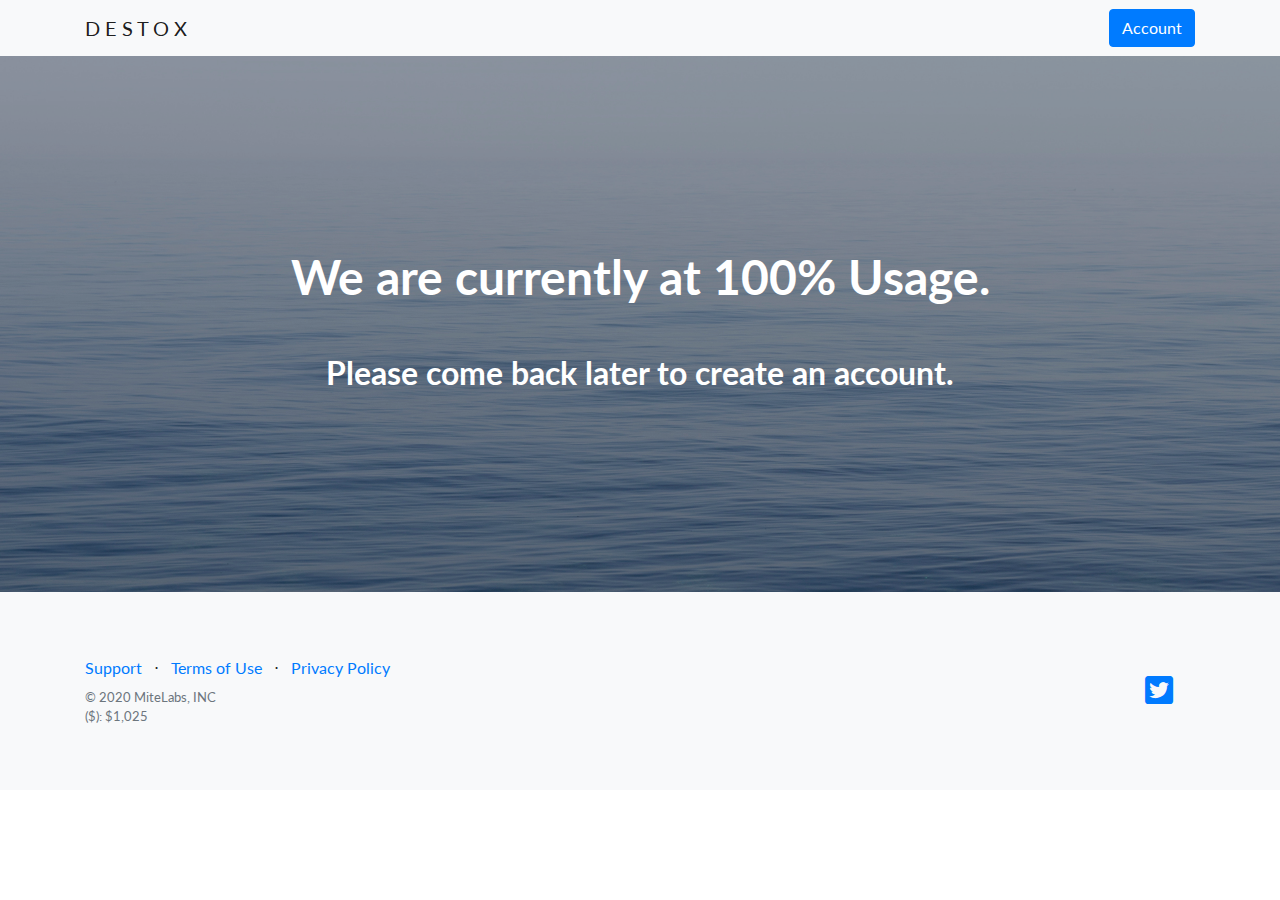
<file: account.html>
<!DOCTYPE html>
<html lang="en">
<link rel="icon" type="image/png" sizes="32x32" href="satelyte.png">

<head>

  <meta charset="utf-8">
  <meta name="viewport" content="width=device-width, initial-scale=1, shrink-to-fit=no">
  <meta name="description" content="Client Area">
  <meta name="author" content="">

  <title>Account Login | Destox</title>

  <!-- Bootstrap core CSS -->
  <link href="vendor/bootstrap/css/bootstrap.min.css" rel="stylesheet">

  <!-- Custom fonts for this template -->
  <link href="vendor/fontawesome-free/css/all.min.css" rel="stylesheet">
  <link href="vendor/simple-line-icons/css/simple-line-icons.css" rel="stylesheet" type="text/css">
  <link href="https://fonts.googleapis.com/css?family=Lato:300,400,700,300italic,400italic,700italic" rel="stylesheet" type="text/css">

  <!-- Custom styles for this template -->
  <link href="css/landing-page.min.css" rel="stylesheet">

</head>

<body>

  <!-- Navigation -->
  <nav class="navbar navbar-light bg-light static-top">
    <div class="container">
      <a class="navbar-brand" href="index">D E S T O X</a>
      <a class="btn btn-primary" href="account">Account</a>
    </div>
  </nav>
  
<!-- Masthead -->
  <header class="masthead text-white text-center">
    <div class="overlay"></div>
    <div class="container">
      <div class="row">
        <div class="col-xl-9 mx-auto">
          <h1 class="mb-5">We are currently at 100% Usage.</h1>
          <h2 class="text-white text-center">Please come back later to create an account.</h2>
        </div>
              </div>
            </div>
          </form>
        </div>
      </div>
    </div>
  </header>

  <!-- Footer -->
  <footer class="footer bg-light">
    <div class="container">
      <div class="row">
        <div class="col-lg-6 h-100 text-center text-lg-left my-auto">
          <ul class="list-inline mb-2">
            <li class="list-inline-item">
              <a href="#">Support</a>
            </li>
            <li class="list-inline-item">&sdot;</li>
            <li class="list-inline-item">
              <a href="#">Terms of Use</a>
            </li>
            <li class="list-inline-item">&sdot;</li>
            <li class="list-inline-item">
              <a href="#">Privacy Policy</a>
            </li>
          </ul>
          <p class="text-muted small mb-4 mb-lg-0">&copy; 2020 MiteLabs, INC</p>
          <p class="text-muted small mb-4 mb-lg-0">($): $1,025</p>
        </div>
        <div class="col-lg-6 h-100 text-center text-lg-right my-auto">
            <li class="list-inline-item mr-3">
              <a href="https://twitter.com/mitelabs">
                <i class="fab fa-twitter-square fa-2x fa-fw"></i>
              </a>
            </li>
          </ul>
        </div>
      </div>
    </div>
  </footer>

  <!-- Bootstrap core JavaScript -->
  <script src="vendor/jquery/jquery.min.js"></script>
  <script src="vendor/bootstrap/js/bootstrap.bundle.min.js"></script>

</body>

</html>
</file>
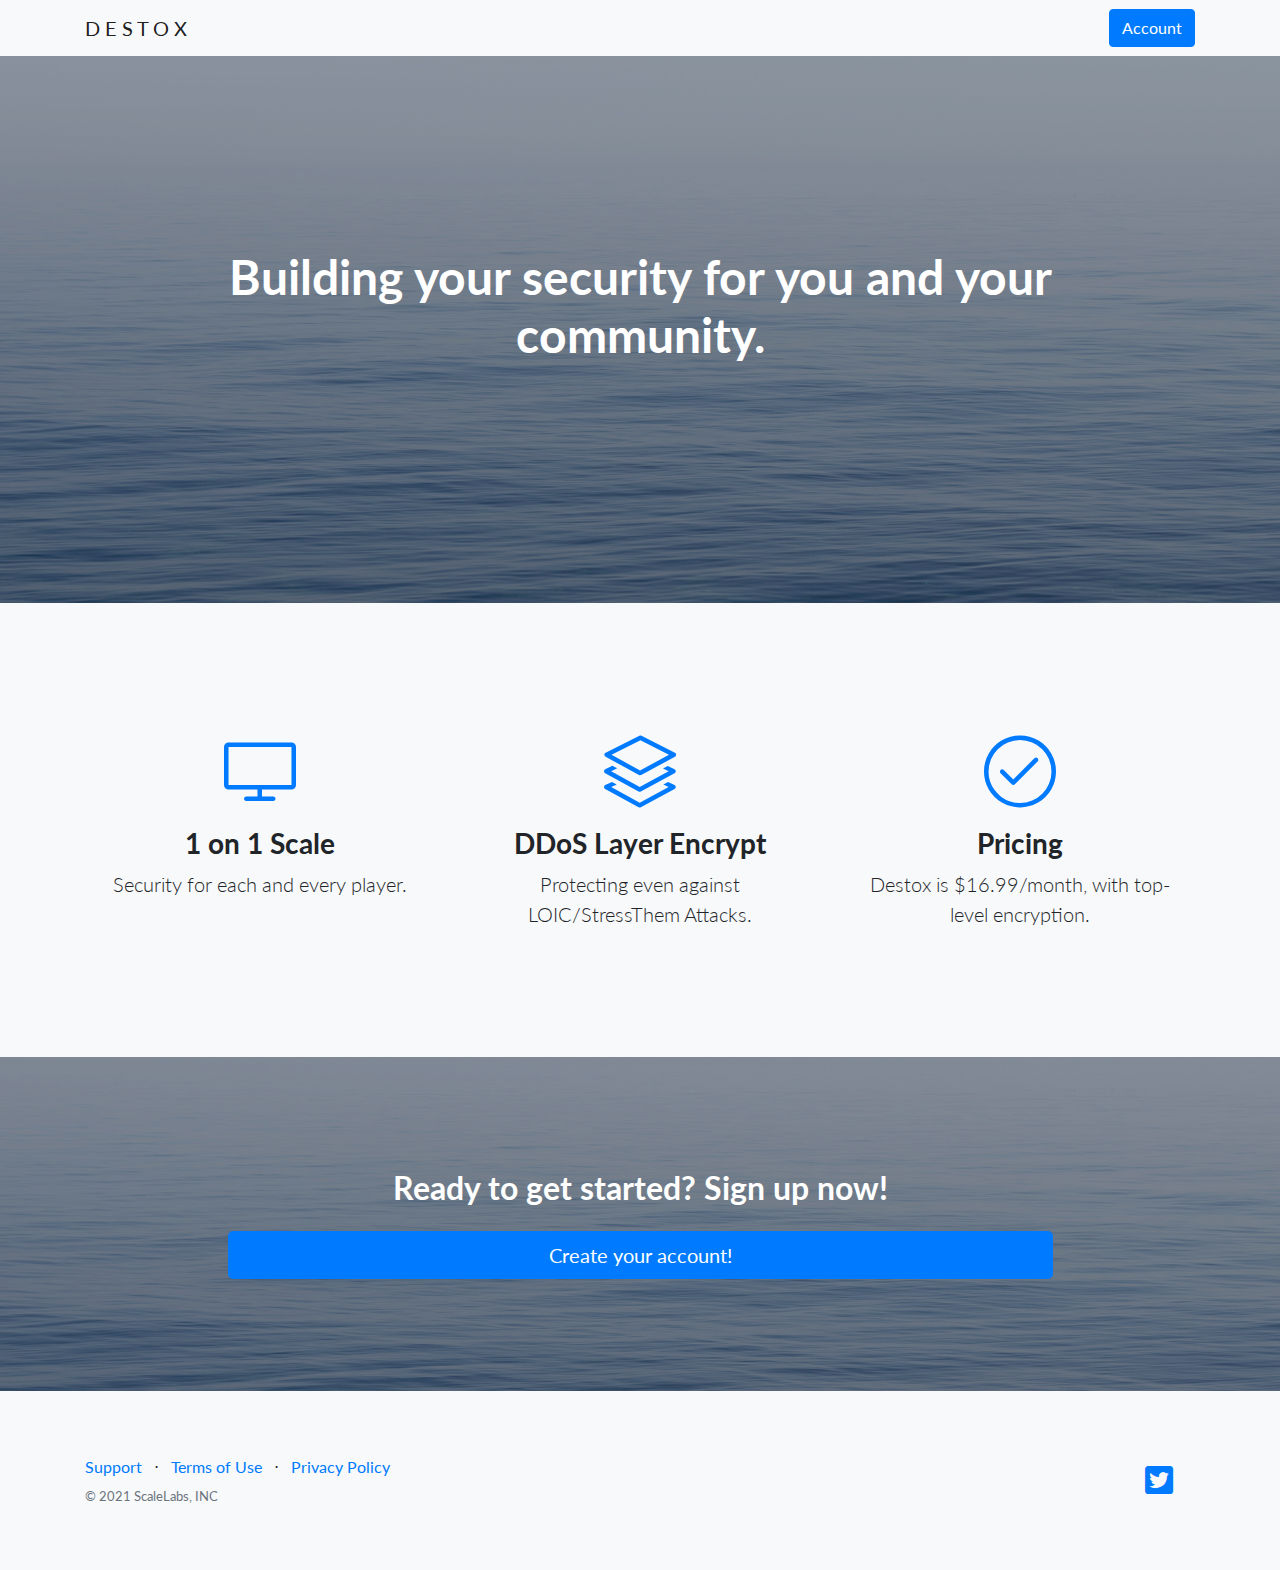
<file: ind.html>
<!DOCTYPE html>
<html lang="en">
<link rel="icon" type="image/png" sizes="32x32" href="favicon-32x32.png">

<head>

  <meta charset="utf-8">
  <meta name="viewport" content="width=device-width, initial-scale=1, shrink-to-fit=no">
  <meta name="description" content="Secure SQL Encrypt">
  <meta name="author" content="">

  <title>Home | Destox</title>

  <!-- Bootstrap core CSS -->
  <link href="vendor/bootstrap/css/bootstrap.min.css" rel="stylesheet">

  <!-- Custom fonts for this template -->
  <link href="vendor/fontawesome-free/css/all.min.css" rel="stylesheet">
  <link href="vendor/simple-line-icons/css/simple-line-icons.css" rel="stylesheet" type="text/css">
  <link href="https://fonts.googleapis.com/css?family=Lato:300,400,700,300italic,400italic,700italic" rel="stylesheet" type="text/css">

  <!-- Custom styles for this template -->
  <link href="css/landing-page.min.css" rel="stylesheet">

</head>

<body>

  <!-- Navigation -->
  <nav class="navbar navbar-light bg-light static-top">
    <div class="container">
      <a class="navbar-brand" href="#">D E S T O X</a>
      <a class="btn btn-primary" href="account">Account</a>
    </div>
  </nav>

  <!-- Masthead -->
  <header class="masthead text-white text-center">
    <div class="overlay"></div>
    <div class="container">
      <div class="row">
        <div class="col-xl-9 mx-auto">
          <h1 class="mb-5">Building your security for you and your community.</h1>
        </div>
              </div>
            </div>
          </form>
        </div>
      </div>
    </div>
  </header>

  <!-- Icons Grid -->
  <section class="features-icons bg-light text-center">
    <div class="container">
      <div class="row">
        <div class="col-lg-4">
          <div class="features-icons-item mx-auto mb-5 mb-lg-0 mb-lg-3">
            <div class="features-icons-icon d-flex">
              <i class="icon-screen-desktop m-auto text-primary"></i>
            </div>
            <h3>1 on 1 Scale</h3>
            <p class="lead mb-0">Security for each and every player.</p>
          </div>
        </div>
        <div class="col-lg-4">
          <div class="features-icons-item mx-auto mb-5 mb-lg-0 mb-lg-3">
            <div class="features-icons-icon d-flex">
              <i class="icon-layers m-auto text-primary"></i>
            </div>
            <h3>DDoS Layer Encrypt</h3>
            <p class="lead mb-0">Protecting even against LOIC/StressThem Attacks.</p>
          </div>
        </div>
        <div class="col-lg-4">
          <div class="features-icons-item mx-auto mb-0 mb-lg-3">
            <div class="features-icons-icon d-flex">
              <i class="icon-check m-auto text-primary"></i>
            </div>
            <h3>Pricing</h3>
            <p class="lead mb-0">Destox is $16.99/month, with top-level encryption.</p>
          </div>
        </div>
      </div>
    </div>
  </section>

  
  </section>

  <!-- Call to Action -->
  <section class="call-to-action text-white text-center">
    <div class="overlay"></div>
    <div class="container">
      <div class="row">
        <div class="col-xl-9 mx-auto">
          <h2 class="mb-4">Ready to get started? Sign up now!</h2>
        </div>
            <div class="col-xl-9 mx-auto">
                <button type="submit" class="btn btn-block btn-lg btn-primary" href="account">Create your account!</button>
              </div>
            </div>
          </form>
        </div>
      </div>
    </div>
  </section>

  <!-- Footer -->
  <footer class="footer bg-light">
    <div class="container">
      <div class="row">
        <div class="col-lg-6 h-100 text-center text-lg-left my-auto">
          <ul class="list-inline mb-2">
            <li class="list-inline-item">
              <a href="https://discord.gg/SSXrvQR8">Support</a>
            </li>
            <li class="list-inline-item">&sdot;</li>
            <li class="list-inline-item">
              <a href="#">Terms of Use</a>
            </li>
            <li class="list-inline-item">&sdot;</li>
            <li class="list-inline-item">
              <a href="#">Privacy Policy</a>
            </li>
          </ul>
          <p class="text-muted small mb-4 mb-lg-0">&copy; 2021 ScaleLabs, INC</p>
        </div>
        <div class="col-lg-6 h-100 text-center text-lg-right my-auto">
            <li class="list-inline-item mr-3">
              <a href="https://twitter.com/mitelabs">
                <i class="fab fa-twitter-square fa-2x fa-fw"></i>
              </a>
            </li>
          </ul>
        </div>
      </div>
    </div>
  </footer>

  <!-- Bootstrap core JavaScript -->
  <script src="vendor/jquery/jquery.min.js"></script>
  <script src="vendor/bootstrap/js/bootstrap.bundle.min.js"></script>

</body>

</html>
</file>
<file: vendor/simple-line-icons/css/simple-line-icons.css>
@font-face {
  font-family: 'simple-line-icons';
  src: url('../fonts/Simple-Line-Icons.eot?v=2.4.0');
  src: url('../fonts/Simple-Line-Icons.eot?v=2.4.0#iefix') format('embedded-opentype'), url('../fonts/Simple-Line-Icons.woff2?v=2.4.0') format('woff2'), url('../fonts/Simple-Line-Icons.ttf?v=2.4.0') format('truetype'), url('../fonts/Simple-Line-Icons.woff?v=2.4.0') format('woff'), url('../fonts/Simple-Line-Icons.svg?v=2.4.0#simple-line-icons') format('svg');
  font-weight: normal;
  font-style: normal;
}
/*
 Use the following CSS code if you want to have a class per icon.
 Instead of a list of all class selectors, you can use the generic [class*="icon-"] selector, but it's slower:
*/
.icon-user,
.icon-people,
.icon-user-female,
.icon-user-follow,
.icon-user-following,
.icon-user-unfollow,
.icon-login,
.icon-logout,
.icon-emotsmile,
.icon-phone,
.icon-call-end,
.icon-call-in,
.icon-call-out,
.icon-map,
.icon-location-pin,
.icon-direction,
.icon-directions,
.icon-compass,
.icon-layers,
.icon-menu,
.icon-list,
.icon-options-vertical,
.icon-options,
.icon-arrow-down,
.icon-arrow-left,
.icon-arrow-right,
.icon-arrow-up,
.icon-arrow-up-circle,
.icon-arrow-left-circle,
.icon-arrow-right-circle,
.icon-arrow-down-circle,
.icon-check,
.icon-clock,
.icon-plus,
.icon-minus,
.icon-close,
.icon-event,
.icon-exclamation,
.icon-organization,
.icon-trophy,
.icon-screen-smartphone,
.icon-screen-desktop,
.icon-plane,
.icon-notebook,
.icon-mustache,
.icon-mouse,
.icon-magnet,
.icon-energy,
.icon-disc,
.icon-cursor,
.icon-cursor-move,
.icon-crop,
.icon-chemistry,
.icon-speedometer,
.icon-shield,
.icon-screen-tablet,
.icon-magic-wand,
.icon-hourglass,
.icon-graduation,
.icon-ghost,
.icon-game-controller,
.icon-fire,
.icon-eyeglass,
.icon-envelope-open,
.icon-envelope-letter,
.icon-bell,
.icon-badge,
.icon-anchor,
.icon-wallet,
.icon-vector,
.icon-speech,
.icon-puzzle,
.icon-printer,
.icon-present,
.icon-playlist,
.icon-pin,
.icon-picture,
.icon-handbag,
.icon-globe-alt,
.icon-globe,
.icon-folder-alt,
.icon-folder,
.icon-film,
.icon-feed,
.icon-drop,
.icon-drawer,
.icon-docs,
.icon-doc,
.icon-diamond,
.icon-cup,
.icon-calculator,
.icon-bubbles,
.icon-briefcase,
.icon-book-open,
.icon-basket-loaded,
.icon-basket,
.icon-bag,
.icon-action-undo,
.icon-action-redo,
.icon-wrench,
.icon-umbrella,
.icon-trash,
.icon-tag,
.icon-support,
.icon-frame,
.icon-size-fullscreen,
.icon-size-actual,
.icon-shuffle,
.icon-share-alt,
.icon-share,
.icon-rocket,
.icon-question,
.icon-pie-chart,
.icon-pencil,
.icon-note,
.icon-loop,
.icon-home,
.icon-grid,
.icon-graph,
.icon-microphone,
.icon-music-tone-alt,
.icon-music-tone,
.icon-earphones-alt,
.icon-earphones,
.icon-equalizer,
.icon-like,
.icon-dislike,
.icon-control-start,
.icon-control-rewind,
.icon-control-play,
.icon-control-pause,
.icon-control-forward,
.icon-control-end,
.icon-volume-1,
.icon-volume-2,
.icon-volume-off,
.icon-calendar,
.icon-bulb,
.icon-chart,
.icon-ban,
.icon-bubble,
.icon-camrecorder,
.icon-camera,
.icon-cloud-download,
.icon-cloud-upload,
.icon-envelope,
.icon-eye,
.icon-flag,
.icon-heart,
.icon-info,
.icon-key,
.icon-link,
.icon-lock,
.icon-lock-open,
.icon-magnifier,
.icon-magnifier-add,
.icon-magnifier-remove,
.icon-paper-clip,
.icon-paper-plane,
.icon-power,
.icon-refresh,
.icon-reload,
.icon-settings,
.icon-star,
.icon-symbol-female,
.icon-symbol-male,
.icon-target,
.icon-credit-card,
.icon-paypal,
.icon-social-tumblr,
.icon-social-twitter,
.icon-social-facebook,
.icon-social-instagram,
.icon-social-linkedin,
.icon-social-pinterest,
.icon-social-github,
.icon-social-google,
.icon-social-reddit,
.icon-social-skype,
.icon-social-dribbble,
.icon-social-behance,
.icon-social-foursqare,
.icon-social-soundcloud,
.icon-social-spotify,
.icon-social-stumbleupon,
.icon-social-youtube,
.icon-social-dropbox,
.icon-social-vkontakte,
.icon-social-steam {
  font-family: 'simple-line-icons';
  speak: none;
  font-style: normal;
  font-weight: normal;
  font-variant: normal;
  text-transform: none;
  line-height: 1;
  /* Better Font Rendering =========== */
  -webkit-font-smoothing: antialiased;
  -moz-osx-font-smoothing: grayscale;
}
.icon-user:before {
  content: "\e005";
}
.icon-people:before {
  content: "\e001";
}
.icon-user-female:before {
  content: "\e000";
}
.icon-user-follow:before {
  content: "\e002";
}
.icon-user-following:before {
  content: "\e003";
}
.icon-user-unfollow:before {
  content: "\e004";
}
.icon-login:before {
  content: "\e066";
}
.icon-logout:before {
  content: "\e065";
}
.icon-emotsmile:before {
  content: "\e021";
}
.icon-phone:before {
  content: "\e600";
}
.icon-call-end:before {
  content: "\e048";
}
.icon-call-in:before {
  content: "\e047";
}
.icon-call-out:before {
  content: "\e046";
}
.icon-map:before {
  content: "\e033";
}
.icon-location-pin:before {
  content: "\e096";
}
.icon-direction:before {
  content: "\e042";
}
.icon-directions:before {
  content: "\e041";
}
.icon-compass:before {
  content: "\e045";
}
.icon-layers:before {
  content: "\e034";
}
.icon-menu:before {
  content: "\e601";
}
.icon-list:before {
  content: "\e067";
}
.icon-options-vertical:before {
  content: "\e602";
}
.icon-options:before {
  content: "\e603";
}
.icon-arrow-down:before {
  content: "\e604";
}
.icon-arrow-left:before {
  content: "\e605";
}
.icon-arrow-right:before {
  content: "\e606";
}
.icon-arrow-up:before {
  content: "\e607";
}
.icon-arrow-up-circle:before {
  content: "\e078";
}
.icon-arrow-left-circle:before {
  content: "\e07a";
}
.icon-arrow-right-circle:before {
  content: "\e079";
}
.icon-arrow-down-circle:before {
  content: "\e07b";
}
.icon-check:before {
  content: "\e080";
}
.icon-clock:before {
  content: "\e081";
}
.icon-plus:before {
  content: "\e095";
}
.icon-minus:before {
  content: "\e615";
}
.icon-close:before {
  content: "\e082";
}
.icon-event:before {
  content: "\e619";
}
.icon-exclamation:before {
  content: "\e617";
}
.icon-organization:before {
  content: "\e616";
}
.icon-trophy:before {
  content: "\e006";
}
.icon-screen-smartphone:before {
  content: "\e010";
}
.icon-screen-desktop:before {
  content: "\e011";
}
.icon-plane:before {
  content: "\e012";
}
.icon-notebook:before {
  content: "\e013";
}
.icon-mustache:before {
  content: "\e014";
}
.icon-mouse:before {
  content: "\e015";
}
.icon-magnet:before {
  content: "\e016";
}
.icon-energy:before {
  content: "\e020";
}
.icon-disc:before {
  content: "\e022";
}
.icon-cursor:before {
  content: "\e06e";
}
.icon-cursor-move:before {
  content: "\e023";
}
.icon-crop:before {
  content: "\e024";
}
.icon-chemistry:before {
  content: "\e026";
}
.icon-speedometer:before {
  content: "\e007";
}
.icon-shield:before {
  content: "\e00e";
}
.icon-screen-tablet:before {
  content: "\e00f";
}
.icon-magic-wand:before {
  content: "\e017";
}
.icon-hourglass:before {
  content: "\e018";
}
.icon-graduation:before {
  content: "\e019";
}
.icon-ghost:before {
  content: "\e01a";
}
.icon-game-controller:before {
  content: "\e01b";
}
.icon-fire:before {
  content: "\e01c";
}
.icon-eyeglass:before {
  content: "\e01d";
}
.icon-envelope-open:before {
  content: "\e01e";
}
.icon-envelope-letter:before {
  content: "\e01f";
}
.icon-bell:before {
  content: "\e027";
}
.icon-badge:before {
  content: "\e028";
}
.icon-anchor:before {
  content: "\e029";
}
.icon-wallet:before {
  content: "\e02a";
}
.icon-vector:before {
  content: "\e02b";
}
.icon-speech:before {
  content: "\e02c";
}
.icon-puzzle:before {
  content: "\e02d";
}
.icon-printer:before {
  content: "\e02e";
}
.icon-present:before {
  content: "\e02f";
}
.icon-playlist:before {
  content: "\e030";
}
.icon-pin:before {
  content: "\e031";
}
.icon-picture:before {
  content: "\e032";
}
.icon-handbag:before {
  content: "\e035";
}
.icon-globe-alt:before {
  content: "\e036";
}
.icon-globe:before {
  content: "\e037";
}
.icon-folder-alt:before {
  content: "\e039";
}
.icon-folder:before {
  content: "\e089";
}
.icon-film:before {
  content: "\e03a";
}
.icon-feed:before {
  content: "\e03b";
}
.icon-drop:before {
  content: "\e03e";
}
.icon-drawer:before {
  content: "\e03f";
}
.icon-docs:before {
  content: "\e040";
}
.icon-doc:before {
  content: "\e085";
}
.icon-diamond:before {
  content: "\e043";
}
.icon-cup:before {
  content: "\e044";
}
.icon-calculator:before {
  content: "\e049";
}
.icon-bubbles:before {
  content: "\e04a";
}
.icon-briefcase:before {
  content: "\e04b";
}
.icon-book-open:before {
  content: "\e04c";
}
.icon-basket-loaded:before {
  content: "\e04d";
}
.icon-basket:before {
  content: "\e04e";
}
.icon-bag:before {
  content: "\e04f";
}
.icon-action-undo:before {
  content: "\e050";
}
.icon-action-redo:before {
  content: "\e051";
}
.icon-wrench:before {
  content: "\e052";
}
.icon-umbrella:before {
  content: "\e053";
}
.icon-trash:before {
  content: "\e054";
}
.icon-tag:before {
  content: "\e055";
}
.icon-support:before {
  content: "\e056";
}
.icon-frame:before {
  content: "\e038";
}
.icon-size-fullscreen:before {
  content: "\e057";
}
.icon-size-actual:before {
  content: "\e058";
}
.icon-shuffle:before {
  content: "\e059";
}
.icon-share-alt:before {
  content: "\e05a";
}
.icon-share:before {
  content: "\e05b";
}
.icon-rocket:before {
  content: "\e05c";
}
.icon-question:before {
  content: "\e05d";
}
.icon-pie-chart:before {
  content: "\e05e";
}
.icon-pencil:before {
  content: "\e05f";
}
.icon-note:before {
  content: "\e060";
}
.icon-loop:before {
  content: "\e064";
}
.icon-home:before {
  content: "\e069";
}
.icon-grid:before {
  content: "\e06a";
}
.icon-graph:before {
  content: "\e06b";
}
.icon-microphone:before {
  content: "\e063";
}
.icon-music-tone-alt:before {
  content: "\e061";
}
.icon-music-tone:before {
  content: "\e062";
}
.icon-earphones-alt:before {
  content: "\e03c";
}
.icon-earphones:before {
  content: "\e03d";
}
.icon-equalizer:before {
  content: "\e06c";
}
.icon-like:before {
  content: "\e068";
}
.icon-dislike:before {
  content: "\e06d";
}
.icon-control-start:before {
  content: "\e06f";
}
.icon-control-rewind:before {
  content: "\e070";
}
.icon-control-play:before {
  content: "\e071";
}
.icon-control-pause:before {
  content: "\e072";
}
.icon-control-forward:before {
  content: "\e073";
}
.icon-control-end:before {
  content: "\e074";
}
.icon-volume-1:before {
  content: "\e09f";
}
.icon-volume-2:before {
  content: "\e0a0";
}
.icon-volume-off:before {
  content: "\e0a1";
}
.icon-calendar:before {
  content: "\e075";
}
.icon-bulb:before {
  content: "\e076";
}
.icon-chart:before {
  content: "\e077";
}
.icon-ban:before {
  content: "\e07c";
}
.icon-bubble:before {
  content: "\e07d";
}
.icon-camrecorder:before {
  content: "\e07e";
}
.icon-camera:before {
  content: "\e07f";
}
.icon-cloud-download:before {
  content: "\e083";
}
.icon-cloud-upload:before {
  content: "\e084";
}
.icon-envelope:before {
  content: "\e086";
}
.icon-eye:before {
  content: "\e087";
}
.icon-flag:before {
  content: "\e088";
}
.icon-heart:before {
  content: "\e08a";
}
.icon-info:before {
  content: "\e08b";
}
.icon-key:before {
  content: "\e08c";
}
.icon-link:before {
  content: "\e08d";
}
.icon-lock:before {
  content: "\e08e";
}
.icon-lock-open:before {
  content: "\e08f";
}
.icon-magnifier:before {
  content: "\e090";
}
.icon-magnifier-add:before {
  content: "\e091";
}
.icon-magnifier-remove:before {
  content: "\e092";
}
.icon-paper-clip:before {
  content: "\e093";
}
.icon-paper-plane:before {
  content: "\e094";
}
.icon-power:before {
  content: "\e097";
}
.icon-refresh:before {
  content: "\e098";
}
.icon-reload:before {
  content: "\e099";
}
.icon-settings:before {
  content: "\e09a";
}
.icon-star:before {
  content: "\e09b";
}
.icon-symbol-female:before {
  content: "\e09c";
}
.icon-symbol-male:before {
  content: "\e09d";
}
.icon-target:before {
  content: "\e09e";
}
.icon-credit-card:before {
  content: "\e025";
}
.icon-paypal:before {
  content: "\e608";
}
.icon-social-tumblr:before {
  content: "\e00a";
}
.icon-social-twitter:before {
  content: "\e009";
}
.icon-social-facebook:before {
  content: "\e00b";
}
.icon-social-instagram:before {
  content: "\e609";
}
.icon-social-linkedin:before {
  content: "\e60a";
}
.icon-social-pinterest:before {
  content: "\e60b";
}
.icon-social-github:before {
  content: "\e60c";
}
.icon-social-google:before {
  content: "\e60d";
}
.icon-social-reddit:before {
  content: "\e60e";
}
.icon-social-skype:before {
  content: "\e60f";
}
.icon-social-dribbble:before {
  content: "\e00d";
}
.icon-social-behance:before {
  content: "\e610";
}
.icon-social-foursqare:before {
  content: "\e611";
}
.icon-social-soundcloud:before {
  content: "\e612";
}
.icon-social-spotify:before {
  content: "\e613";
}
.icon-social-stumbleupon:before {
  content: "\e614";
}
.icon-social-youtube:before {
  content: "\e008";
}
.icon-social-dropbox:before {
  content: "\e00c";
}
.icon-social-vkontakte:before {
  content: "\e618";
}
.icon-social-steam:before {
  content: "\e620";
}
</file>
<file: css/landing-page.min.css>
/*!
 * Start Bootstrap - Landing Page v5.0.8 (https://startbootstrap.com/themes/landing-page)
 * Copyright 2013-2020 Start Bootstrap
 * Licensed under MIT (https://github.com/StartBootstrap/startbootstrap-landing-page/blob/master/LICENSE)
 */body{font-family:Lato,'Helvetica Neue',Helvetica,Arial,sans-serif}h1,h2,h3,h4,h5,h6{font-family:Lato,'Helvetica Neue',Helvetica,Arial,sans-serif;font-weight:700}header.masthead{position:relative;background-color:#343a40;background:url(../img/bg-masthead.jpg) no-repeat center center;background-size:cover;padding-top:8rem;padding-bottom:8rem}header.masthead .overlay{position:absolute;background-color:#212529;height:100%;width:100%;top:0;left:0;opacity:.3}header.masthead h1{font-size:2rem}@media (min-width:768px){header.masthead{padding-top:12rem;padding-bottom:12rem}header.masthead h1{font-size:3rem}}.showcase .showcase-text{padding:3rem}.showcase .showcase-img{min-height:30rem;background-size:cover}@media (min-width:768px){.showcase .showcase-text{padding:7rem}}.features-icons{padding-top:7rem;padding-bottom:7rem}.features-icons .features-icons-item{max-width:20rem}.features-icons .features-icons-item .features-icons-icon{height:7rem}.features-icons .features-icons-item .features-icons-icon i{font-size:4.5rem}.features-icons .features-icons-item:hover .features-icons-icon i{font-size:5rem}.testimonials{padding-top:7rem;padding-bottom:7rem}.testimonials .testimonial-item{max-width:18rem}.testimonials .testimonial-item img{max-width:12rem;box-shadow:0 5px 5px 0 #adb5bd}.call-to-action{position:relative;background-color:#343a40;background:url(../img/bg-masthead.jpg) no-repeat center center;background-size:cover;padding-top:7rem;padding-bottom:7rem}.call-to-action .overlay{position:absolute;background-color:#212529;height:100%;width:100%;top:0;left:0;opacity:.3}footer.footer{padding-top:4rem;padding-bottom:4rem}
</file>
